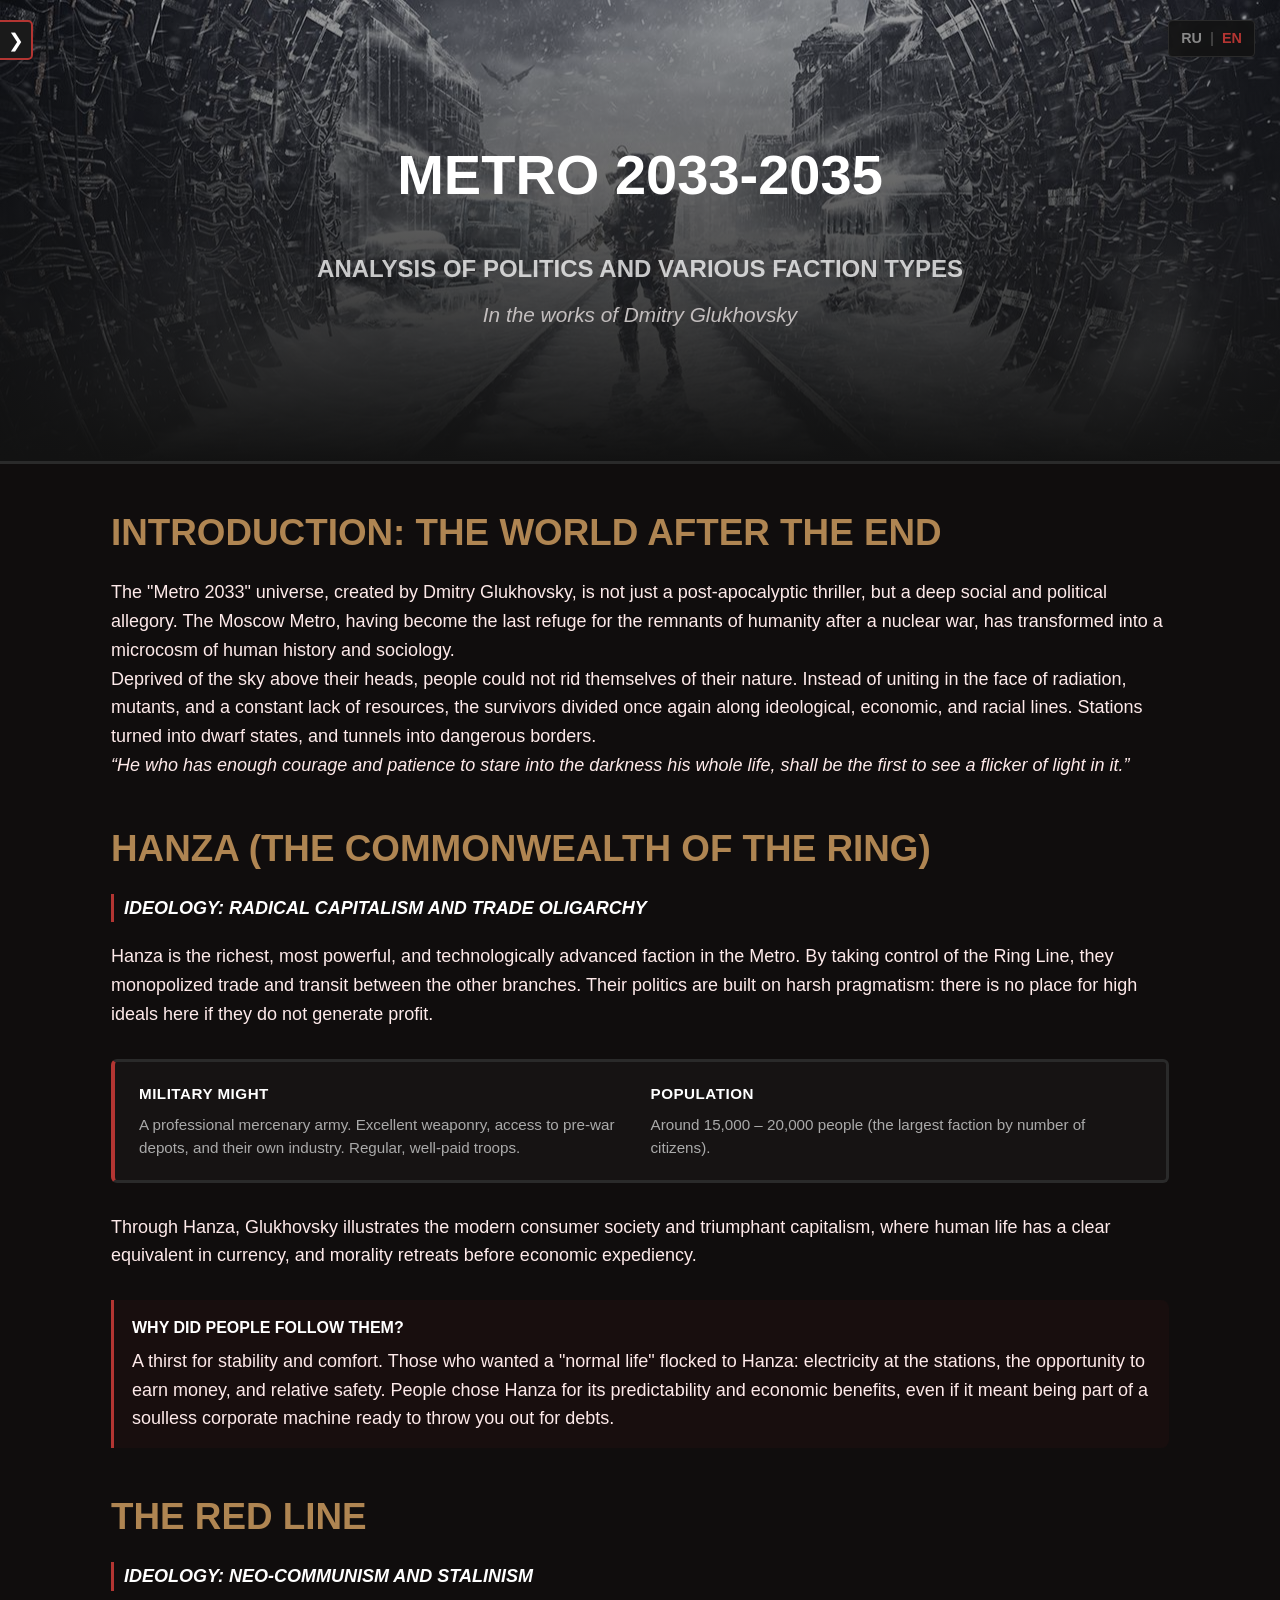
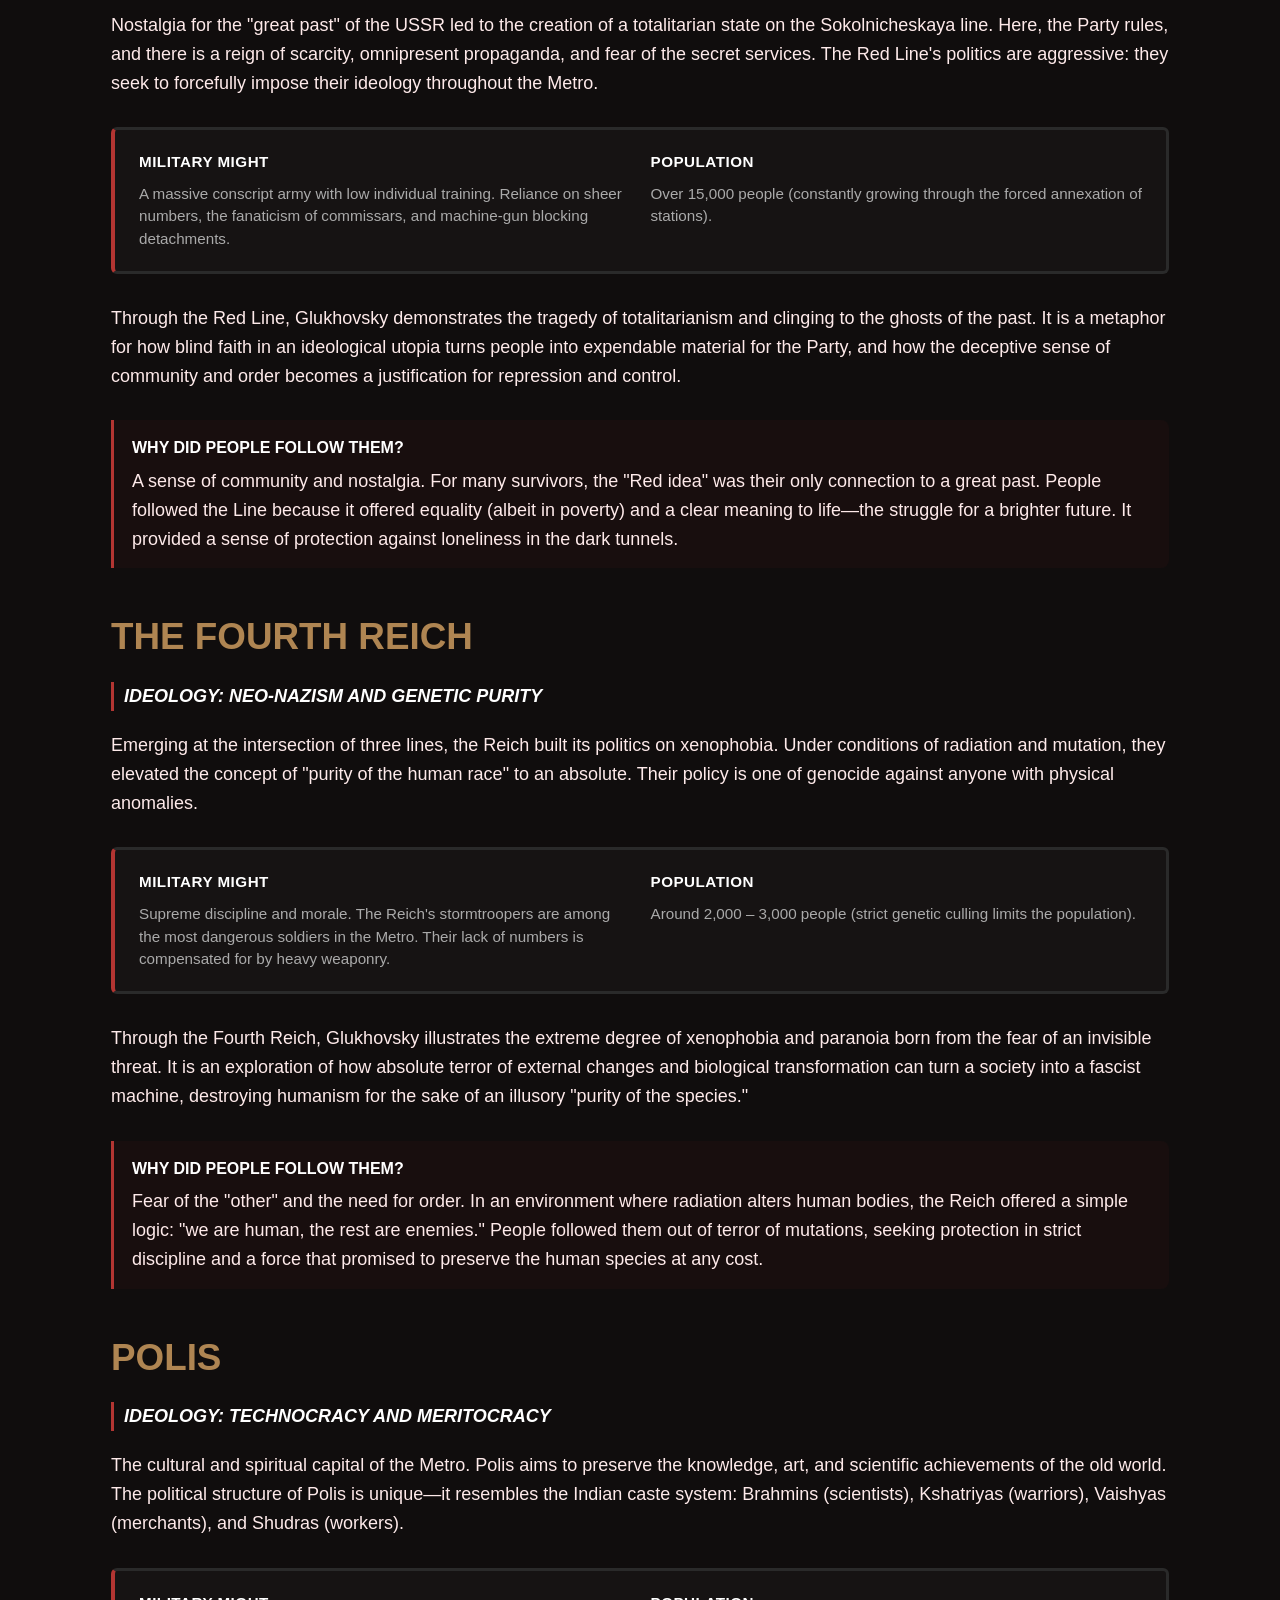
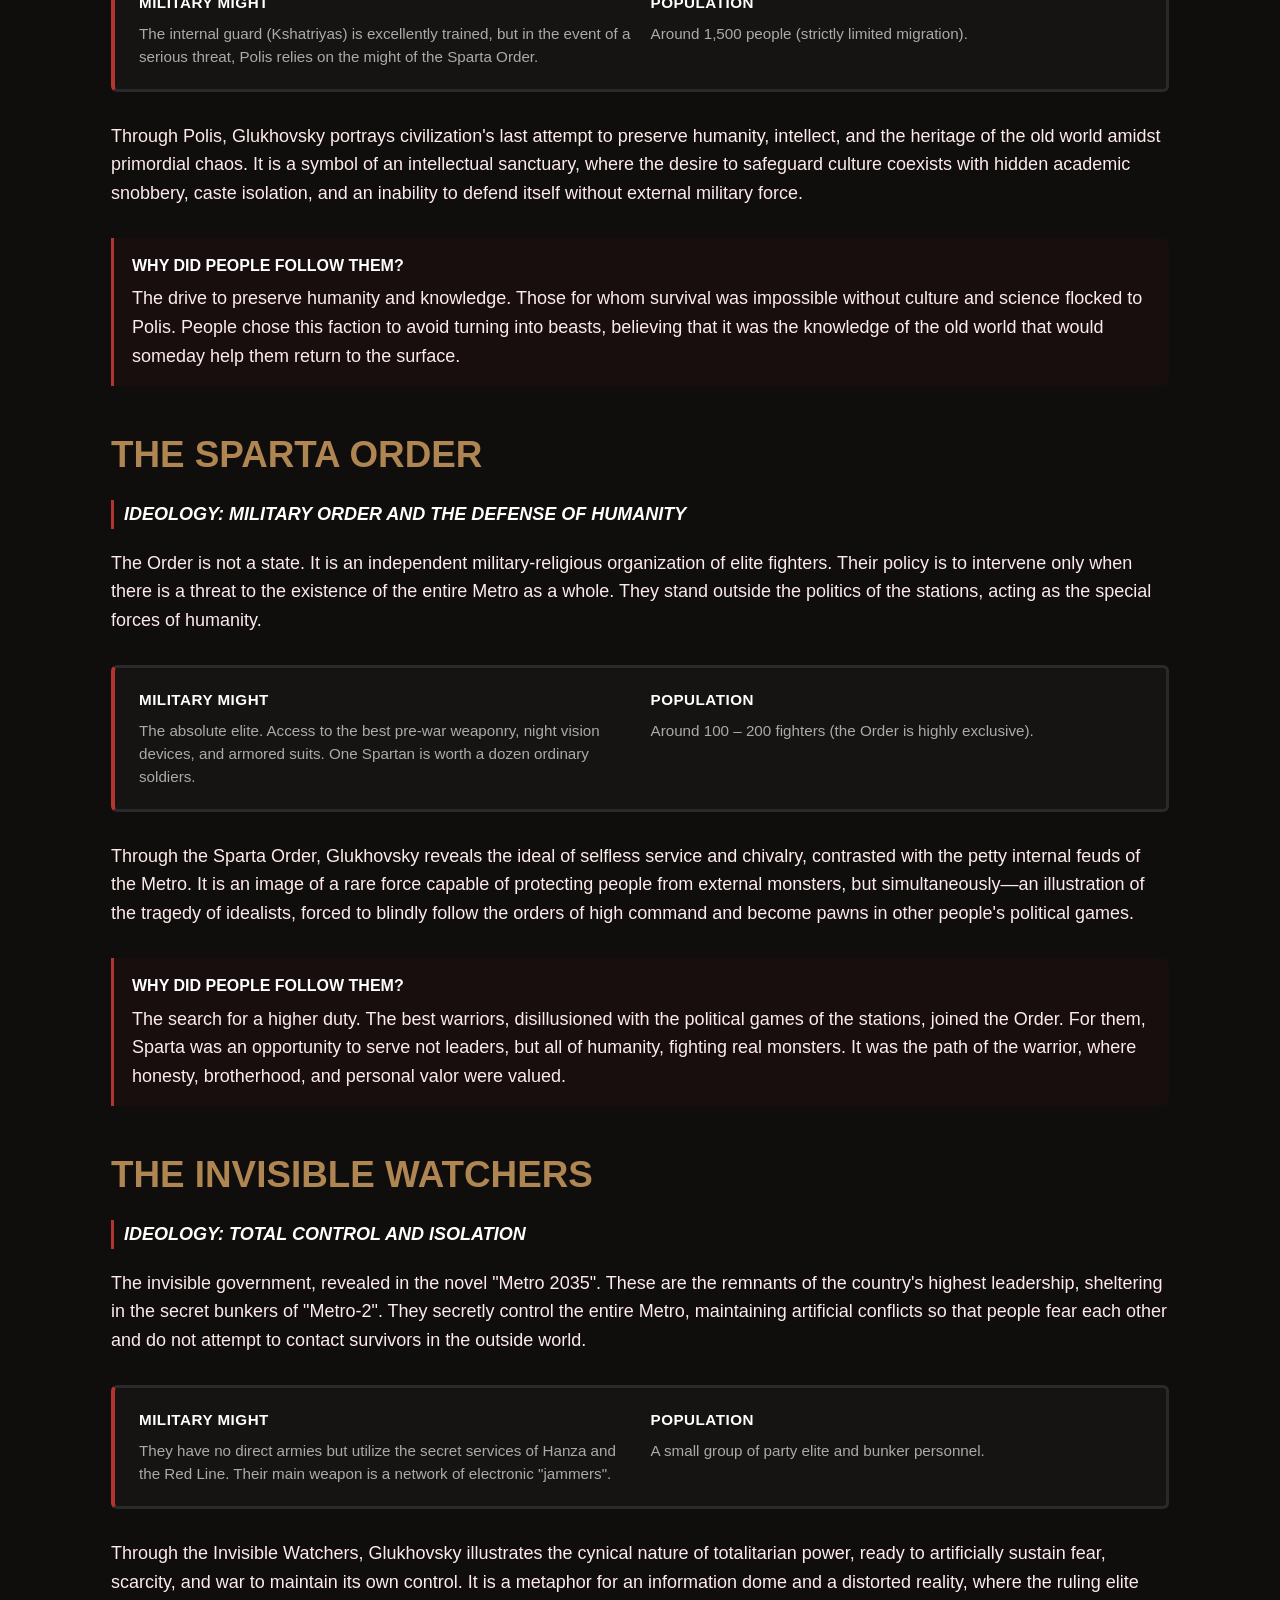
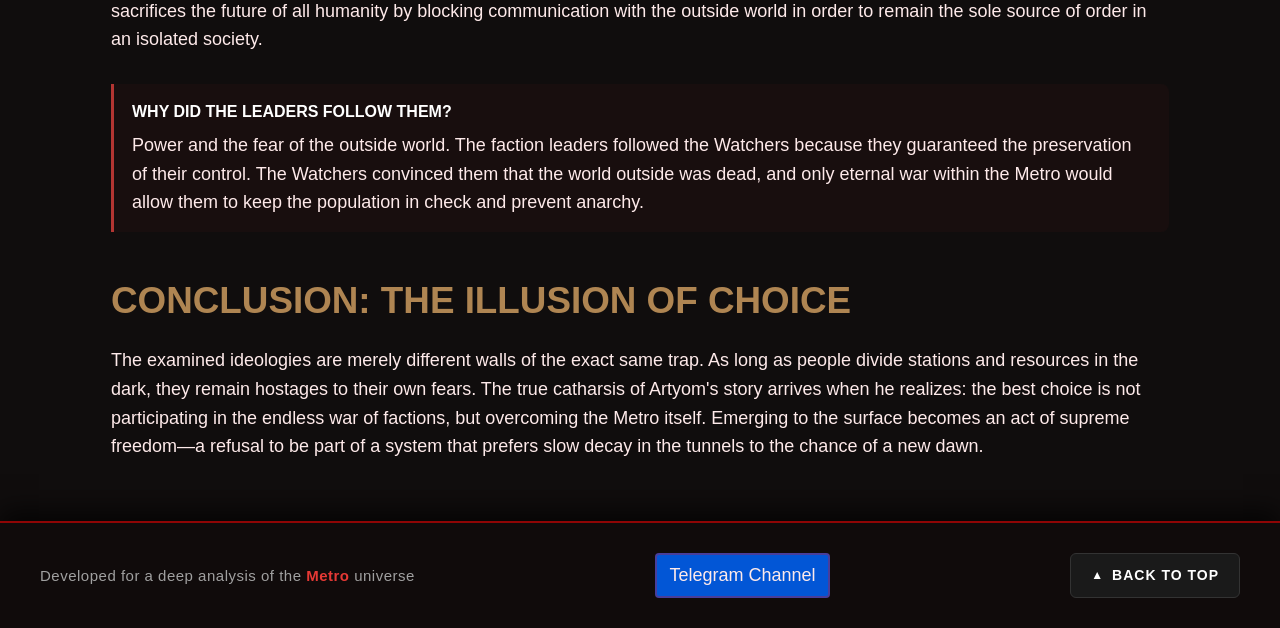
<file: index.html>
<!DOCTYPE html>
<html lang="en">
<head>
    <meta charset="UTF-8">
    <meta name="viewport" content="width=device-width, initial-scale=1.0">
    <meta name="description" content="In-depth analysis of politics, factions, and ideologies in the Metro 2033-2035 universe by Dmitry Glukhovsky: Hanza, Red Line, Fourth Reich, Polis, and Sparta.">
    <meta name="robots" content="index, follow">
    <meta property="og:title" content="Politics and Factions Analysis in Metro 2033-2035 | Dmitry Glukhovsky">
    <meta property="og:description" content="Detailed breakdown of factions, military strength, and ideologies in the post-apocalyptic Moscow Metro.">
    <meta property="og:type" content="website">
    <meta property="og:url" content="https://metro.daniilproduction.com/">
    <meta property="og:image" content="https://metro.daniilproduction.com/icon.png?v=2">
    <meta property="og:image:width" content="1024">
    <meta property="og:image:height" content="1024">

    <meta name="twitter:card" content="summary">
    <meta name="twitter:title" content="Politics and Factions Analysis in Metro 2033-2035 | Dmitry Glukhovsky">
    <meta name="twitter:description" content="Detailed breakdown of factions, military strength, and ideologies in the post-apocalyptic Moscow Metro.">
    <meta name="twitter:image" content="https://metro.daniilproduction.com/icon.png?v=2">

    <title>Politics and Factions Analysis in Metro 2033-2035 | Dmitry Glukhovsky</title>
    <link rel="icon" href="https://metro.daniilproduction.com/icon.png?v=2" type="image/png" sizes="1024x1024">
    <link rel="stylesheet" href="style.css">

    <link rel="canonical" href="https://metro.daniilproduction.com/">
    <link rel="alternate" hreflang="ru" href="https://metro.daniilproduction.com/ru/">
    <link rel="alternate" hreflang="en" href="https://metro.daniilproduction.com/">
    <link rel="alternate" hreflang="x-default" href="https://metro.daniilproduction.com/">

    <script type="application/ld+json">
    {
        "@context": "https://schema.org",
        "@type": "Article",
        "headline": "Politics and Factions Analysis in Metro 2033-2035",
        "image": "https://metro.daniilproduction.com/icon.png?v=2",
        "inLanguage": "en",
        "mainEntityOfPage": "https://metro.daniilproduction.com/",
        "author": {
            "@type": "Person",
            "name": "Daniil"
        },
        "publisher": {
            "@type": "Organization",
            "name": "Daniil Production"
        }
    }
    </script>

</head>
<body>
    <div class="top-lang-switch">
        <a href="/ru/" class="lang-btn">RU</a>
        <span class="lang-divider">|</span>
        <a class="lang-btn active">EN</a>
    </div>
    <header>
        <h1>METRO 2033-2035</h1>
        <p class="subtitle">ANALYSIS OF POLITICS AND VARIOUS FACTION TYPES</p>
        <p class="author">In the works of Dmitry Glukhovsky</p>
    </header>
    <main>
        <aside class="sidebar" id="sidebar">
            <button class="toggle-btn" onclick="toggleMenu()">❯</button>
            <h2>STATION MAP</h2>
            <nav>
                <ul>
                    <li><a href="#intro">Introduction</a></li>
                    <li><a href="#hanza">Hanza (Capitalism)</a></li>
                    <li><a href="#redline">Red Line (Communism)</a></li>
                    <li><a href="#reich">Fourth Reich (Fascism)</a></li>
                    <li><a href="#polis">Polis (Meritocracy)</a></li>
                    <li><a href="#sparta">Sparta Order</a></li>
                    <li><a href="#watchers">Invisible Watchers</a></li>
                    <li><a href="#conclusion">Conclusion</a></li>
                </ul>
            </nav>
        </aside>

        <!--intro-->
        <section class="faction-card" id="intro">
            <h2>INTRODUCTION: THE WORLD AFTER THE END</h2>
            <p>The "Metro 2033" universe, created by Dmitry Glukhovsky, is not just a post-apocalyptic thriller, but a deep social and political allegory. The Moscow Metro, having become the last refuge for the remnants of humanity after a nuclear war, has transformed into a microcosm of human history and sociology.</p>
            <p>Deprived of the sky above their heads, people could not rid themselves of their nature. Instead of uniting in the face of radiation, mutants, and a constant lack of resources, the survivors divided once again along ideological, economic, and racial lines. Stations turned into dwarf states, and tunnels into dangerous borders.</p>
            <blockquote>
                <p><em>“He who has enough courage and patience to stare into the darkness his whole life, shall be the first to see a flicker of light in it.”</em></p>
            </blockquote>
        </section> 

        <!-- hanza -->
        <section class="faction-card" id="hanza">
            <h2>HANZA (THE COMMONWEALTH OF THE RING)</h2>
            <p class="ideology">IDEOLOGY: RADICAL CAPITALISM AND TRADE OLIGARCHY</p>

            <p>Hanza is the richest, most powerful, and technologically advanced faction in the Metro. By taking control of the Ring Line, they monopolized trade and transit between the other branches. Their politics are built on harsh pragmatism: there is no place for high ideals here if they do not generate profit.</p>
            <div class="stats-box">
                <div class="stat-card">
                    <h3>MILITARY MIGHT</h3>
                    <p>A professional mercenary army. Excellent weaponry, access to pre-war depots, and their own industry. Regular, well-paid troops.</p>
                </div>
                <div class="stat-card">
                    <h3>POPULATION</h3>
                    <p>Around 15,000 – 20,000 people (the largest faction by number of citizens).</p>
                </div>
            </div>

            <p>Through Hanza, Glukhovsky illustrates the modern consumer society and triumphant capitalism, where human life has a clear equivalent in currency, and morality retreats before economic expediency.</p>
            <blockquote class="reason">
                <h3>WHY DID PEOPLE FOLLOW THEM?</h3>
                <p>A thirst for stability and comfort. Those who wanted a "normal life" flocked to Hanza: electricity at the stations, the opportunity to earn money, and relative safety. People chose Hanza for its predictability and economic benefits, even if it meant being part of a soulless corporate machine ready to throw you out for debts.</p>
            </blockquote>
        </section>

        <!--redline -->
        <section class="faction-card" id="redline">
            <h2>THE RED LINE</h2>
            <p class="ideology">IDEOLOGY: NEO-COMMUNISM AND STALINISM</p>

            <p>Nostalgia for the "great past" of the USSR led to the creation of a totalitarian state on the Sokolnicheskaya line. Here, the Party rules, and there is a reign of scarcity, omnipresent propaganda, and fear of the secret services. The Red Line's politics are aggressive: they seek to forcefully impose their ideology throughout the Metro.</p>
            <div class="stats-box">
                <div class="stat-card">
                    <h3>MILITARY MIGHT</h3>
                    <p>A massive conscript army with low individual training. Reliance on sheer numbers, the fanaticism of commissars, and machine-gun blocking detachments.</p>
                </div>
                <div class="stat-card">
                    <h3>POPULATION</h3>
                    <p>Over 15,000 people (constantly growing through the forced annexation of stations).</p>
                </div>
            </div>

            <p>Through the Red Line, Glukhovsky demonstrates the tragedy of totalitarianism and clinging to the ghosts of the past. It is a metaphor for how blind faith in an ideological utopia turns people into expendable material for the Party, and how the deceptive sense of community and order becomes a justification for repression and control.</p>
            <blockquote class="reason">
                <h3>WHY DID PEOPLE FOLLOW THEM?</h3>
                <p>A sense of community and nostalgia. For many survivors, the "Red idea" was their only connection to a great past. People followed the Line because it offered equality (albeit in poverty) and a clear meaning to life—the struggle for a brighter future. It provided a sense of protection against loneliness in the dark tunnels.</p>
            </blockquote>
        </section>

        <!--reich -->
        <section class="faction-card" id="reich">
            <h2>THE FOURTH REICH</h2>
            <p class="ideology">IDEOLOGY: NEO-NAZISM AND GENETIC PURITY</p>

            <p>Emerging at the intersection of three lines, the Reich built its politics on xenophobia. Under conditions of radiation and mutation, they elevated the concept of "purity of the human race" to an absolute. Their policy is one of genocide against anyone with physical anomalies.</p>
            <div class="stats-box">
                <div class="stat-card">
                    <h3>MILITARY MIGHT</h3>
                    <p>Supreme discipline and morale. The Reich's stormtroopers are among the most dangerous soldiers in the Metro. Their lack of numbers is compensated for by heavy weaponry.</p>
                </div>
                <div class="stat-card">
                    <h3>POPULATION</h3>
                    <p>Around 2,000 – 3,000 people (strict genetic culling limits the population).</p>
                </div>
            </div>

            <p>Through the Fourth Reich, Glukhovsky illustrates the extreme degree of xenophobia and paranoia born from the fear of an invisible threat. It is an exploration of how absolute terror of external changes and biological transformation can turn a society into a fascist machine, destroying humanism for the sake of an illusory "purity of the species."</p>
            <blockquote class="reason">
                <h3>WHY DID PEOPLE FOLLOW THEM?</h3>
                <p>Fear of the "other" and the need for order. In an environment where radiation alters human bodies, the Reich offered a simple logic: "we are human, the rest are enemies." People followed them out of terror of mutations, seeking protection in strict discipline and a force that promised to preserve the human species at any cost.</p>
            </blockquote>
        </section>

        <!--polis -->
        <section class="faction-card" id="polis">
            <h2>POLIS</h2>
            <p class="ideology">IDEOLOGY: TECHNOCRACY AND MERITOCRACY</p>

            <p>The cultural and spiritual capital of the Metro. Polis aims to preserve the knowledge, art, and scientific achievements of the old world. The political structure of Polis is unique—it resembles the Indian caste system: Brahmins (scientists), Kshatriyas (warriors), Vaishyas (merchants), and Shudras (workers).</p>
            <div class="stats-box">
                <div class="stat-card">
                    <h3>MILITARY MIGHT</h3>
                    <p>The internal guard (Kshatriyas) is excellently trained, but in the event of a serious threat, Polis relies on the might of the Sparta Order.</p>
                </div>
                <div class="stat-card">
                    <h3>POPULATION</h3>
                    <p>Around 1,500 people (strictly limited migration).</p>
                </div>
            </div>

            <p>Through Polis, Glukhovsky portrays civilization's last attempt to preserve humanity, intellect, and the heritage of the old world amidst primordial chaos. It is a symbol of an intellectual sanctuary, where the desire to safeguard culture coexists with hidden academic snobbery, caste isolation, and an inability to defend itself without external military force.</p>
            <blockquote class="reason">
                <h3>WHY DID PEOPLE FOLLOW THEM?</h3>
                <p>The drive to preserve humanity and knowledge. Those for whom survival was impossible without culture and science flocked to Polis. People chose this faction to avoid turning into beasts, believing that it was the knowledge of the old world that would someday help them return to the surface.</p>
            </blockquote>
        </section>

        <!--sparta -->
        <section class="faction-card" id="sparta">
            <h2>THE SPARTA ORDER</h2>
            <p class="ideology">IDEOLOGY: MILITARY ORDER AND THE DEFENSE OF HUMANITY</p>

            <p>The Order is not a state. It is an independent military-religious organization of elite fighters. Their policy is to intervene only when there is a threat to the existence of the entire Metro as a whole. They stand outside the politics of the stations, acting as the special forces of humanity.</p>
            <div class="stats-box">
                <div class="stat-card">
                    <h3>MILITARY MIGHT</h3>
                    <p>The absolute elite. Access to the best pre-war weaponry, night vision devices, and armored suits. One Spartan is worth a dozen ordinary soldiers.</p>
                </div>
                <div class="stat-card">
                    <h3>POPULATION</h3>
                    <p>Around 100 – 200 fighters (the Order is highly exclusive).</p>
                </div>
            </div>

            <p>Through the Sparta Order, Glukhovsky reveals the ideal of selfless service and chivalry, contrasted with the petty internal feuds of the Metro. It is an image of a rare force capable of protecting people from external monsters, but simultaneously—an illustration of the tragedy of idealists, forced to blindly follow the orders of high command and become pawns in other people's political games.</p>
            <blockquote class="reason">
                <h3>WHY DID PEOPLE FOLLOW THEM?</h3>
                <p>The search for a higher duty. The best warriors, disillusioned with the political games of the stations, joined the Order. For them, Sparta was an opportunity to serve not leaders, but all of humanity, fighting real monsters. It was the path of the warrior, where honesty, brotherhood, and personal valor were valued.</p>
            </blockquote>
        </section>

        <!--watchers -->
        <section class="faction-card" id="watchers">
            <h2>THE INVISIBLE WATCHERS</h2>
            <p class="ideology">IDEOLOGY: TOTAL CONTROL AND ISOLATION</p>

            <p>The invisible government, revealed in the novel "Metro 2035". These are the remnants of the country's highest leadership, sheltering in the secret bunkers of "Metro-2". They secretly control the entire Metro, maintaining artificial conflicts so that people fear each other and do not attempt to contact survivors in the outside world.</p>
            <div class="stats-box">
                <div class="stat-card">
                    <h3>MILITARY MIGHT</h3>
                    <p>They have no direct armies but utilize the secret services of Hanza and the Red Line. Their main weapon is a network of electronic "jammers".</p>
                </div>
                <div class="stat-card">
                    <h3>POPULATION</h3>
                    <p>A small group of party elite and bunker personnel.</p>
                </div>
            </div>

            <p>Through the Invisible Watchers, Glukhovsky illustrates the cynical nature of totalitarian power, ready to artificially sustain fear, scarcity, and war to maintain its own control. It is a metaphor for an information dome and a distorted reality, where the ruling elite sacrifices the future of all humanity by blocking communication with the outside world in order to remain the sole source of order in an isolated society.</p>
            <blockquote class="reason">
                <h3>WHY DID THE LEADERS FOLLOW THEM?</h3>
                <p>Power and the fear of the outside world. The faction leaders followed the Watchers because they guaranteed the preservation of their control. The Watchers convinced them that the world outside was dead, and only eternal war within the Metro would allow them to keep the population in check and prevent anarchy.</p>
            </blockquote>
        </section>

        <!--conclusion-->
        <section class="faction-card" id="conclusion">
            <h2>CONCLUSION: THE ILLUSION OF CHOICE</h2>
            <p>The examined ideologies are merely different walls of the exact same trap. As long as people divide stations and resources in the dark, they remain hostages to their own fears. The true catharsis of Artyom's story arrives when he realizes: the best choice is not participating in the endless war of factions, but overcoming the Metro itself. Emerging to the surface becomes an act of supreme freedom—a refusal to be part of a system that prefers slow decay in the tunnels to the chance of a new dawn.</p>
        </section>
    </main>
    <footer class="site-footer">
        <div class="footer-container">
            <p class="footer-credits">
                Developed for a deep analysis of the <span>Metro</span> universe
            </p>
            <a href="https://t.me/DaniilProduction" class="gid-prof" target="_blank" rel="noopener noreferrer">Telegram Channel</a>
            <a href="#intro" class="back-to-top">
                <span class="arrow">▲</span> Back to top
            </a>
        </div>
    </footer>
    <script>
        function toggleMenu() {
            document.getElementById('sidebar').classList.toggle('active');
        }
    </script>
</body>
</html>
</file>
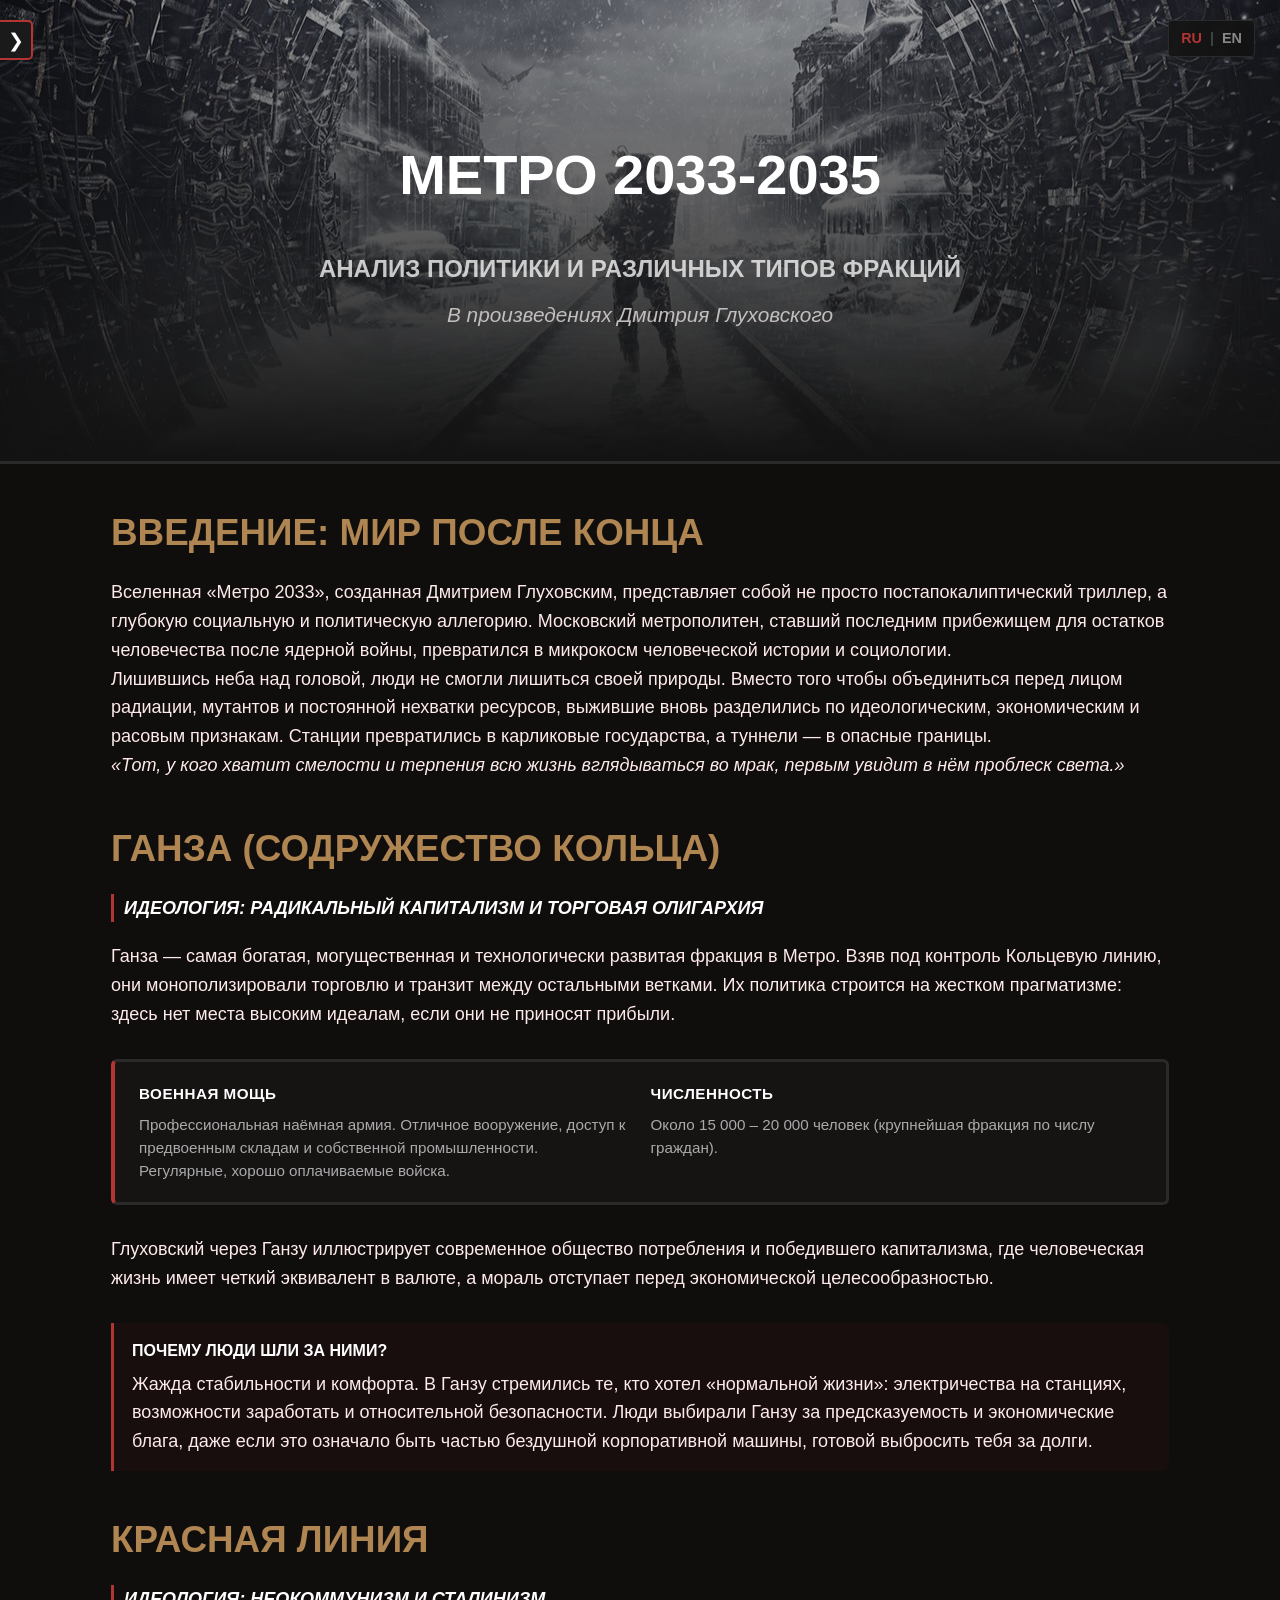
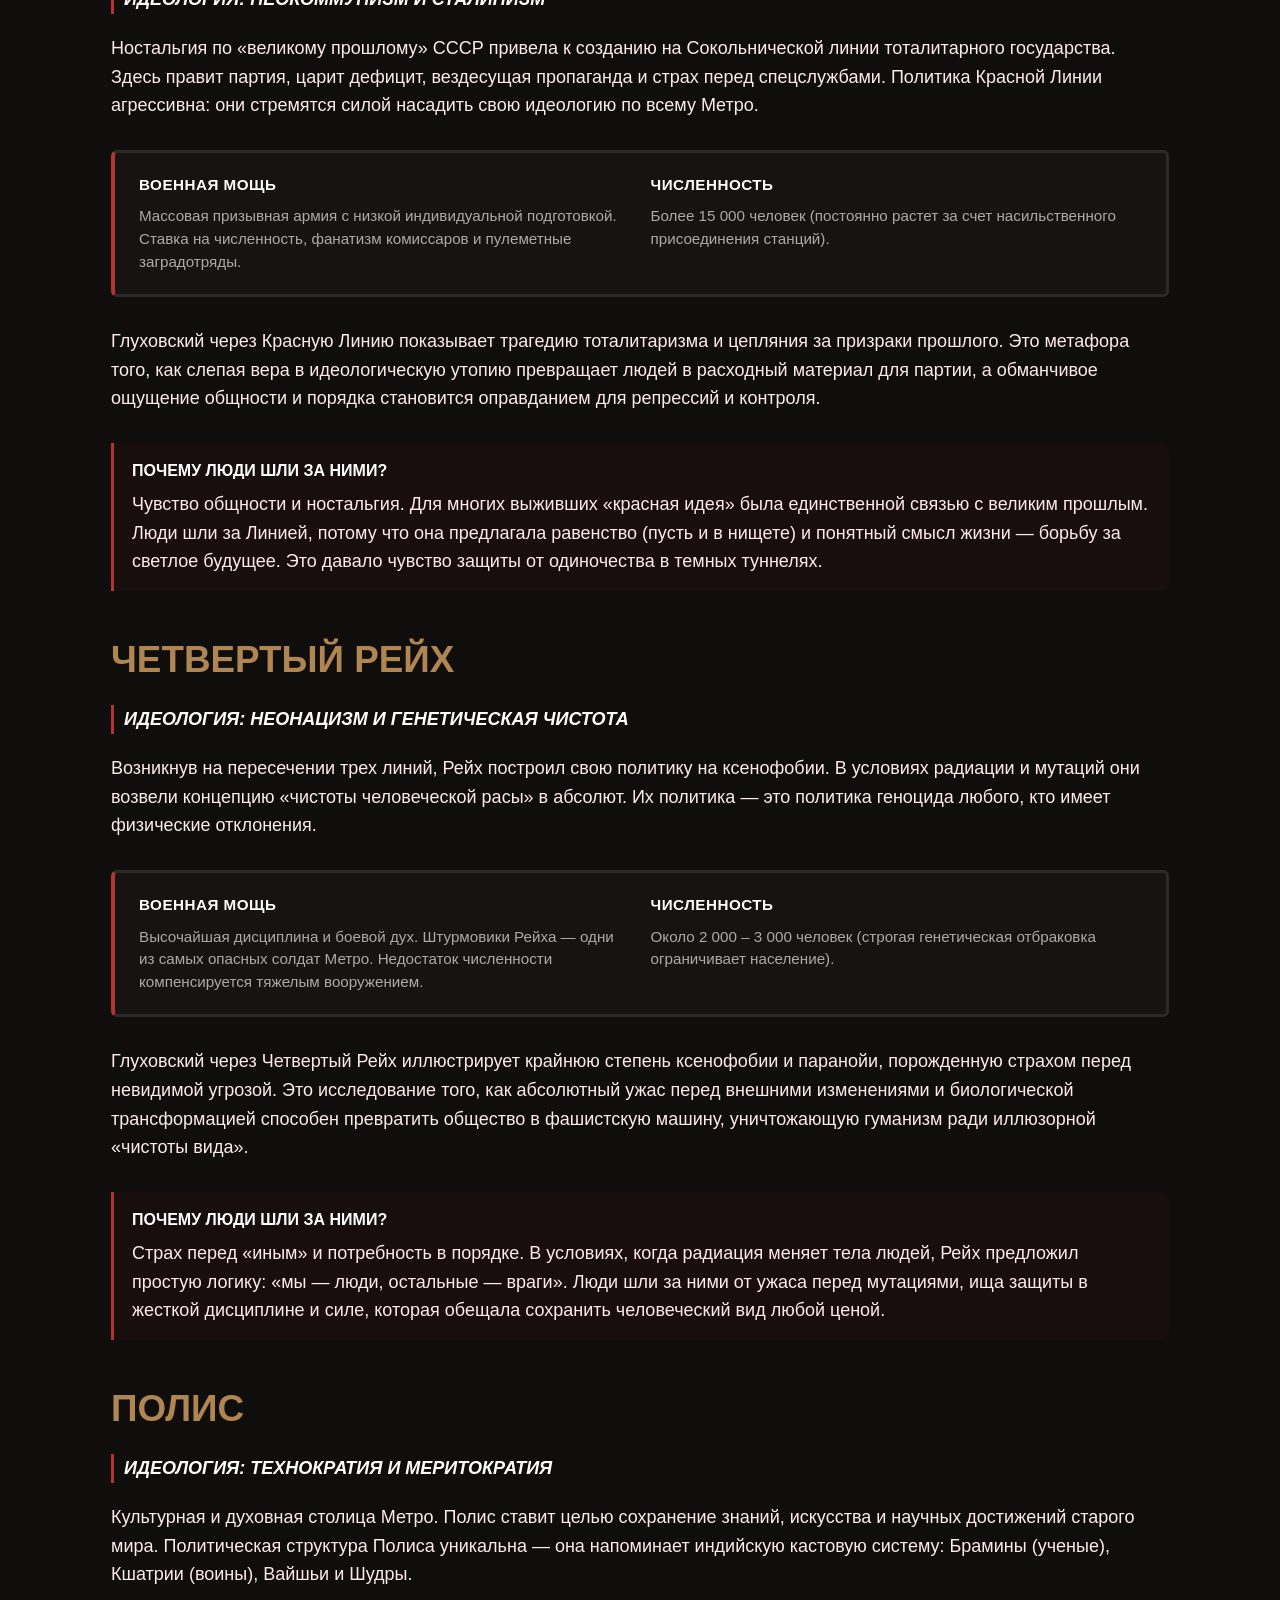
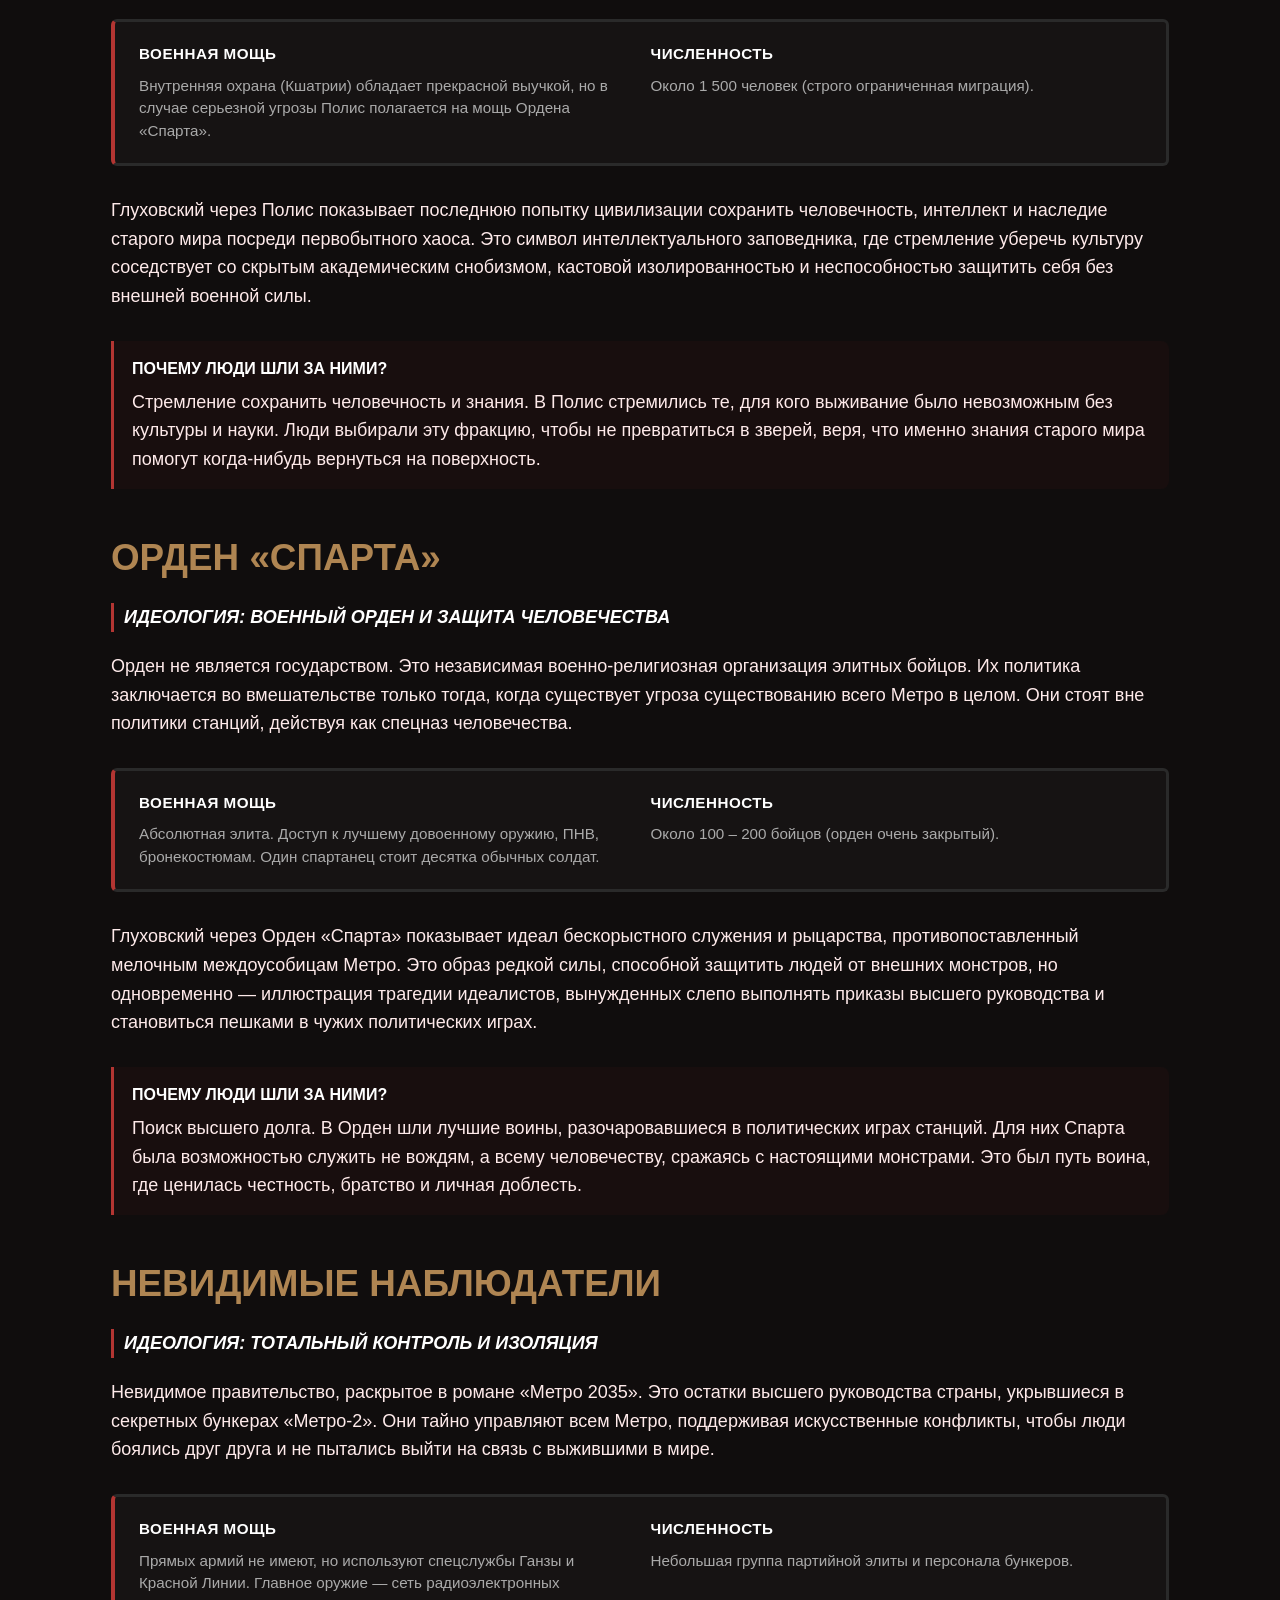
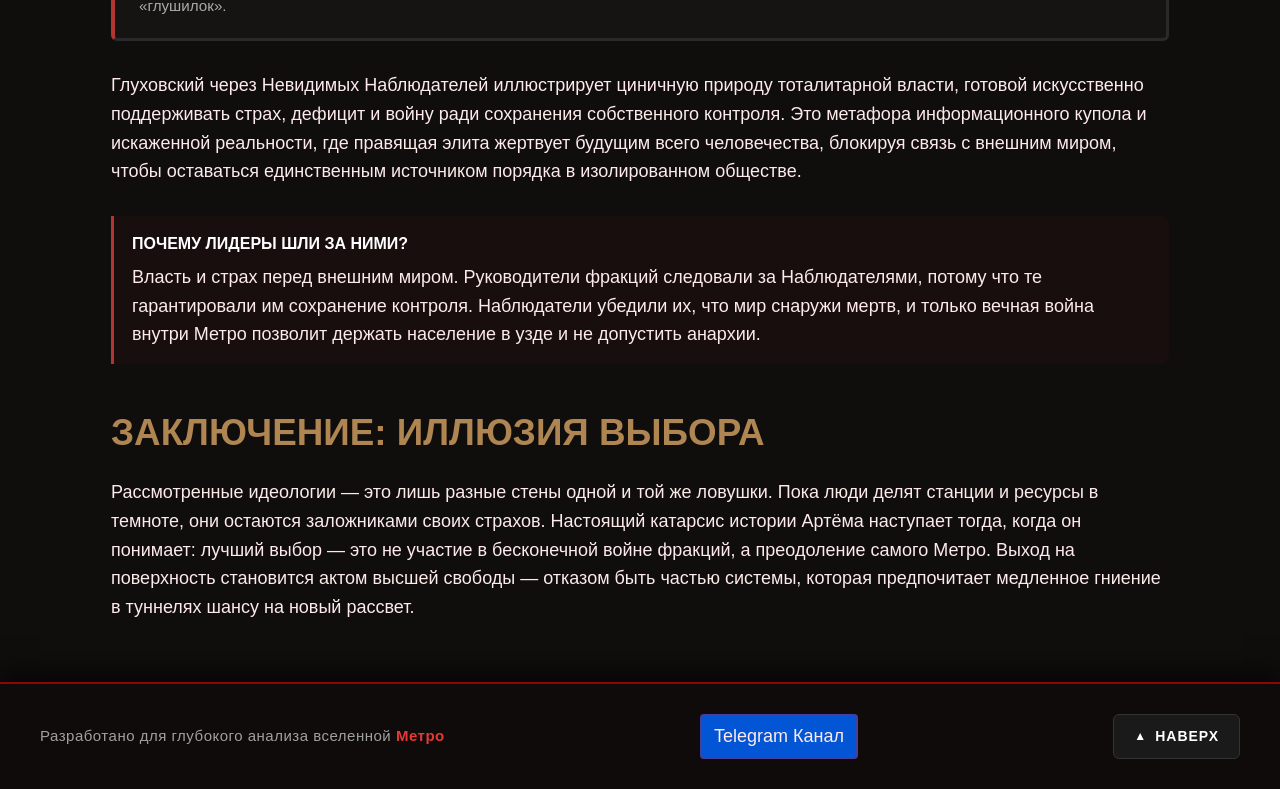
<file: ru/index.html>
<!DOCTYPE html>
<html lang="ru">
<head>
    <meta charset="UTF-8">
    <meta name="viewport" content="width=device-width, initial-scale=1.0">
    <meta name="description" content="Подробный анализ политики, идеологий и фракций вселенной «Метро 2033–2035» Дмитрия Глуховского: Ганза, Красная Линия, Четвертый Рейх, Полис и Орден Спарта.">
    <meta name="robots" content="index, follow">
    

    <meta property="og:title" content="Анализ политики и фракций в Метро 2033-2035 | Дмитрий Глуховский">
    <meta property="og:description" content="Подробный разбор фракций, военной мощи и идеологий в постапокалиптическом Московском Метро.">
    <meta property="og:type" content="website">
    <meta property="og:url" content="https://metro.daniilproduction.com/ru/">
    <meta property="og:image" content="https://metro.daniilproduction.com/icon.png?v=2">
    <meta property="og:image:width" content="1024">
    <meta property="og:image:height" content="1024">

    <meta name="twitter:card" content="summary">
    <meta name="twitter:title" content="Анализ политики и фракций в Метро 2033-2035 | Дмитрий Глуховский">
    <meta name="twitter:description" content="Подробный разбор фракций, военной мощи и идеологий в постапокалиптическом Московском Метро.">
    <meta name="twitter:image" content="https://metro.daniilproduction.com/icon.png?v=2">


    <title>Анализ политики и фракций в Метро 2033-2035 | Дмитрий Глуховский</title>
    <link rel="icon" href="https://metro.daniilproduction.com/icon.png?v=2" type="image/png" sizes="1024x1024">
    <link rel="stylesheet" href="/style.css">

    <link rel="canonical" href="https://metro.daniilproduction.com/ru/">
    <link rel="alternate" hreflang="ru" href="https://metro.daniilproduction.com/ru/">
    <link rel="alternate" hreflang="en" href="https://metro.daniilproduction.com/">
    <link rel="alternate" hreflang="x-default" href="https://metro.daniilproduction.com/">

    <script type="application/ld+json">
    {
        "@context": "https://schema.org",
        "@type": "Article",
        "headline": "Анализ политики и фракций в Метро 2033-2035",
        "image": "https://metro.daniilproduction.com/icon.png?v=2",
        "inLanguage": "ru",
        "mainEntityOfPage": "https://metro.daniilproduction.com/ru/",
        "author": {
            "@type": "Person",
            "name": "Daniil"
        },
        "publisher": {
            "@type": "Organization",
            "name": "Daniil Production"
        }
    }
    </script>
</head>
<body>
    <div class="top-lang-switch">
        <a class="lang-btn active">RU</a>
        <span class="lang-divider">|</span>
        <a href="/" class="lang-btn">EN</a>
    </div>
    <header>
        <h1>МЕТРО 2033-2035</h1>
        <p class="subtitle">АНАЛИЗ ПОЛИТИКИ И РАЗЛИЧНЫХ ТИПОВ ФРАКЦИЙ</p>
        <p class="author">В произведениях Дмитрия Глуховского</p>

    </header>
    <main>
        <aside class="sidebar" id="sidebar">
            <button class="toggle-btn" onclick="toggleMenu()">❯</button>
            <h2>КАРТА СТАНЦИЙ</h2>
            <nav>
                <ul>
                    <li><a href="#intro">Введение</a></li>
                    <li><a href="#hanza">Ганза (Капитализм)</a></li>
                    <li><a href="#redline">Красная Линия (Коммунизм)</a></li>
                    <li><a href="#reich">Четвертый Рейх (Фашизм)</a></li>
                    <li><a href="#polis">Полис (Меритократия)</a></li>
                    <li><a href="#sparta">Орден «Спарта»</a></li>
                    <li><a href="#watchers">Невидимые Наблюдатели</a></li>
                    <li><a href="#conclusion">Заключение</a></li>
                </ul>
            </nav>
        </aside>

        <!--intro-->
        <section class="faction-card" id="intro">
            <h2>ВВЕДЕНИЕ: МИР ПОСЛЕ КОНЦА</h2>
            <p>Вселенная «Метро 2033», созданная Дмитрием Глуховским, представляет собой не просто постапокалиптический триллер, а глубокую социальную и политическую аллегорию. Московский метрополитен, ставший последним прибежищем для остатков человечества после ядерной войны, превратился в микрокосм человеческой истории и социологии.</p>
            <p>Лишившись неба над головой, люди не смогли лишиться своей природы. Вместо того чтобы объединиться перед лицом радиации, мутантов и постоянной нехватки ресурсов, выжившие вновь разделились по идеологическим, экономическим и расовым признакам. Станции превратились в карликовые государства, а туннели — в опасные границы.</p>
            <blockquote>
                <p><em>«Тот, у кого хватит смелости и терпения всю жизнь вглядываться во мрак, первым увидит в нём проблеск света.»</em></p>
            </blockquote>
        </section> 

        <!-- hanza -->
        <section class="faction-card" id="hanza">
            <h2>ГАНЗА (СОДРУЖЕСТВО КОЛЬЦА)</h2>
            <p class="ideology">ИДЕОЛОГИЯ: РАДИКАЛЬНЫЙ КАПИТАЛИЗМ И ТОРГОВАЯ ОЛИГАРХИЯ</p>

            <p>Ганза — самая богатая, могущественная и технологически развитая фракция в Метро. Взяв под контроль Кольцевую линию, они монополизировали торговлю и транзит между остальными ветками. Их политика строится на жестком прагматизме: здесь нет места высоким идеалам, если они не приносят прибыли.</p>
            <div class="stats-box">
                <div class="stat-card">
                    <h3>ВОЕННАЯ МОЩЬ</h3>
                    <p>Профессиональная наёмная армия. Отличное вооружение, доступ к предвоенным складам и собственной промышленности. Регулярные, хорошо оплачиваемые войска.</p>
                </div>
                <div class="stat-card">
                    <h3>ЧИСЛЕННОСТЬ</h3>
                    <p>Около 15 000 – 20 000 человек (крупнейшая фракция по числу граждан).</p>
                </div>
            </div>

            <p>Глуховский через Ганзу иллюстрирует современное общество потребления и победившего капитализма, где человеческая жизнь имеет четкий эквивалент в валюте, а мораль отступает перед экономической целесообразностью.</p>
            <blockquote class="reason">
                <h3>ПОЧЕМУ ЛЮДИ ШЛИ ЗА НИМИ?</h3>
                <p>Жажда стабильности и комфорта. В Ганзу стремились те, кто хотел «нормальной жизни»: электричества на станциях, возможности заработать и относительной безопасности. Люди выбирали Ганзу за предсказуемость и экономические блага, даже если это означало быть частью бездушной корпоративной машины, готовой выбросить тебя за долги.</p>
            </blockquote>
        </section>

        <!--redline -->
        <section class="faction-card" id="redline">
            <h2>КРАСНАЯ ЛИНИЯ</h2>
            <p class="ideology">ИДЕОЛОГИЯ: НЕОКОММУНИЗМ И СТАЛИНИЗМ</p>

            <p>Ностальгия по «великому прошлому» СССР привела к созданию на Сокольнической линии тоталитарного государства. Здесь правит партия, царит дефицит, вездесущая пропаганда и страх перед спецслужбами. Политика Красной Линии агрессивна: они стремятся силой насадить свою идеологию по всему Метро.</p>
            <div class="stats-box">
                <div class="stat-card">
                    <h3>ВОЕННАЯ МОЩЬ</h3>
                    <p>Массовая призывная армия с низкой индивидуальной подготовкой. Ставка на численность, фанатизм комиссаров и пулеметные заградотряды.</p>
                </div>
                <div class="stat-card">
                    <h3>ЧИСЛЕННОСТЬ</h3>
                    <p>Более 15 000 человек (постоянно растет за счет насильственного присоединения станций).</p>
                </div>
            </div>

            <p>Глуховский через Красную Линию показывает трагедию тоталитаризма и цепляния за призраки прошлого. Это метафора того, как слепая вера в идеологическую утопию превращает людей в расходный материал для партии, а обманчивое ощущение общности и порядка становится оправданием для репрессий и контроля.</p>
            <blockquote class="reason">
                <h3>ПОЧЕМУ ЛЮДИ ШЛИ ЗА НИМИ?</h3>
                <p>Чувство общности и ностальгия. Для многих выживших «красная идея» была единственной связью с великим прошлым. Люди шли за Линией, потому что она предлагала равенство (пусть и в нищете) и понятный смысл жизни — борьбу за светлое будущее. Это давало чувство защиты от одиночества в темных туннелях.</p>
            </blockquote>
        </section>

        <!--reich -->
        <section class="faction-card" id="reich">
            <h2>ЧЕТВЕРТЫЙ РЕЙХ</h2>
            <p class="ideology">ИДЕОЛОГИЯ: НЕОНАЦИЗМ И ГЕНЕТИЧЕСКАЯ ЧИСТОТА</p>

            <p>Возникнув на пересечении трех линий, Рейх построил свою политику на ксенофобии. В условиях радиации и мутаций они возвели концепцию «чистоты человеческой расы» в абсолют. Их политика — это политика геноцида любого, кто имеет физические отклонения.</p>
            <div class="stats-box">
                <div class="stat-card">
                    <h3>ВОЕННАЯ МОЩЬ</h3>
                    <p>Высочайшая дисциплина и боевой дух. Штурмовики Рейха — одни из самых опасных солдат Метро. Недостаток численности компенсируется тяжелым вооружением.</p>
                </div>
                <div class="stat-card">
                    <h3>ЧИСЛЕННОСТЬ</h3>
                    <p>Около 2 000 – 3 000 человек (строгая генетическая отбраковка ограничивает население).</p>
                </div>
            </div>

            <p>Глуховский через Четвертый Рейх иллюстрирует крайнюю степень ксенофобии и паранойи, порожденную страхом перед невидимой угрозой. Это исследование того, как абсолютный ужас перед внешними изменениями и биологической трансформацией способен превратить общество в фашистскую машину, уничтожающую гуманизм ради иллюзорной «чистоты вида».</p>
            <blockquote class="reason">
                <h3>ПОЧЕМУ ЛЮДИ ШЛИ ЗА НИМИ?</h3>
                <p>Страх перед «иным» и потребность в порядке. В условиях, когда радиация меняет тела людей, Рейх предложил простую логику: «мы — люди, остальные — враги». Люди шли за ними от ужаса перед мутациями, ища защиты в жесткой дисциплине и силе, которая обещала сохранить человеческий вид любой ценой.</p>
            </blockquote>
        </section>

        <!--polis -->
        <section class="faction-card" id="polis">
            <h2>ПОЛИС</h2>
            <p class="ideology">ИДЕОЛОГИЯ: ТЕХНОКРАТИЯ И МЕРИТОКРАТИЯ</p>

            <p>Культурная и духовная столица Метро. Полис ставит целью сохранение знаний, искусства и научных достижений старого мира. Политическая структура Полиса уникальна — она напоминает индийскую кастовую систему: Брамины (ученые), Кшатрии (воины), Вайшьи и Шудры.</p>
            <div class="stats-box">
                <div class="stat-card">
                    <h3>ВОЕННАЯ МОЩЬ</h3>
                    <p>Внутренняя охрана (Кшатрии) обладает прекрасной выучкой, но в случае серьезной угрозы Полис полагается на мощь Ордена «Спарта».</p>
                </div>
                <div class="stat-card">
                    <h3>ЧИСЛЕННОСТЬ</h3>
                    <p>Около 1 500 человек (строго ограниченная миграция).</p>
                </div>
            </div>

            <p>Глуховский через Полис показывает последнюю попытку цивилизации сохранить человечность, интеллект и наследие старого мира посреди первобытного хаоса. Это символ интеллектуального заповедника, где стремление уберечь культуру соседствует со скрытым академическим снобизмом, кастовой изолированностью и неспособностью защитить себя без внешней военной силы.</p>
            <blockquote class="reason">
                <h3>ПОЧЕМУ ЛЮДИ ШЛИ ЗА НИМИ?</h3>
                <p>Стремление сохранить человечность и знания. В Полис стремились те, для кого выживание было невозможным без культуры и науки. Люди выбирали эту фракцию, чтобы не превратиться в зверей, веря, что именно знания старого мира помогут когда-нибудь вернуться на поверхность.</p>
            </blockquote>
        </section>

        <!--sparta -->
        <section class="faction-card" id="sparta">
            <h2>ОРДЕН «СПАРТА»</h2>
            <p class="ideology">ИДЕОЛОГИЯ: ВОЕННЫЙ ОРДЕН И ЗАЩИТА ЧЕЛОВЕЧЕСТВА</p>

            <p>Орден не является государством. Это независимая военно-религиозная организация элитных бойцов. Их политика заключается во вмешательстве только тогда, когда существует угроза существованию всего Метро в целом. Они стоят вне политики станций, действуя как спецназ человечества.</p>
            <div class="stats-box">
                <div class="stat-card">
                    <h3>ВОЕННАЯ МОЩЬ</h3>
                    <p>Абсолютная элита. Доступ к лучшему довоенному оружию, ПНВ, бронекостюмам. Один спартанец стоит десятка обычных солдат.</p>
                </div>
                <div class="stat-card">
                    <h3>ЧИСЛЕННОСТЬ</h3>
                    <p>Около 100 – 200 бойцов (орден очень закрытый).</p>
                </div>
            </div>

            <p>Глуховский через Орден «Спарта» показывает идеал бескорыстного служения и рыцарства, противопоставленный мелочным междоусобицам Метро. Это образ редкой силы, способной защитить людей от внешних монстров, но одновременно — иллюстрация трагедии идеалистов, вынужденных слепо выполнять приказы высшего руководства и становиться пешками в чужих политических играх.</p>
            <blockquote class="reason">
                <h3>ПОЧЕМУ ЛЮДИ ШЛИ ЗА НИМИ?</h3>
                <p>Поиск высшего долга. В Орден шли лучшие воины, разочаровавшиеся в политических играх станций. Для них Спарта была возможностью служить не вождям, а всему человечеству, сражаясь с настоящими монстрами. Это был путь воина, где ценилась честность, братство и личная доблесть.</p>
            </blockquote>
        </section>

        <!--watchers -->
        <section class="faction-card" id="watchers">
            <h2>НЕВИДИМЫЕ НАБЛЮДАТЕЛИ</h2>
            <p class="ideology">ИДЕОЛОГИЯ: ТОТАЛЬНЫЙ КОНТРОЛЬ И ИЗОЛЯЦИЯ</p>

            <p>Невидимое правительство, раскрытое в романе «Метро 2035». Это остатки высшего руководства страны, укрывшиеся в секретных бункерах «Метро-2». Они тайно управляют всем Метро, поддерживая искусственные конфликты, чтобы люди боялись друг друга и не пытались выйти на связь с выжившими в мире.</p>
            <div class="stats-box">
                <div class="stat-card">
                    <h3>ВОЕННАЯ МОЩЬ</h3>
                    <p>Прямых армий не имеют, но используют спецслужбы Ганзы и Красной Линии. Главное оружие — сеть радиоэлектронных «глушилок».</p>
                </div>
                <div class="stat-card">
                    <h3>ЧИСЛЕННОСТЬ</h3>
                    <p>Небольшая группа партийной элиты и персонала бункеров.</p>
                </div>
            </div>

            <p>Глуховский через Невидимых Наблюдателей иллюстрирует циничную природу тоталитарной власти, готовой искусственно поддерживать страх, дефицит и войну ради сохранения собственного контроля. Это метафора информационного купола и искаженной реальности, где правящая элита жертвует будущим всего человечества, блокируя связь с внешним миром, чтобы оставаться единственным источником порядка в изолированном обществе.</p>
            <blockquote class="reason">
                <h3>ПОЧЕМУ ЛИДЕРЫ ШЛИ ЗА НИМИ?</h3>
                <p>Власть и страх перед внешним миром. Руководители фракций следовали за Наблюдателями, потому что те гарантировали им сохранение контроля. Наблюдатели убедили их, что мир снаружи мертв, и только вечная война внутри Метро позволит держать население в узде и не допустить анархии.</p>
            </blockquote>
        </section>

        <!--conclusion-->
        <section class="faction-card" id="conclusion">
            <h2>ЗАКЛЮЧЕНИЕ: ИЛЛЮЗИЯ ВЫБОРА</h2>
            <p>Рассмотренные идеологии — это лишь разные стены одной и той же ловушки. Пока люди делят станции и ресурсы в темноте, они остаются заложниками своих страхов. Настоящий катарсис истории Артёма наступает тогда, когда он понимает: лучший выбор — это не участие в бесконечной войне фракций, а преодоление самого Метро. Выход на поверхность становится актом высшей свободы — отказом быть частью системы, которая предпочитает медленное гниение в туннелях шансу на новый рассвет.</p>

        </section>
    </main>
    <footer class="site-footer">
        <div class="footer-container">
            <p class="footer-credits">
                Разработано для глубокого анализа вселенной <span>Метро</span>
            </p>
            <a href="https://t.me/DaniilProduction" class="gid-prof" target="_blank" rel="noopener noreferrer">Telegram Канал</a>
            <a href="#intro" class="back-to-top">
                <span class="arrow">▲</span> Наверх
            </a>
        </div>
    </footer>
    <script>
        function toggleMenu() {
            document.getElementById('sidebar').classList.toggle('active');
        }
    </script>
</body>
</html>
</file>
<file: style.css>
html {
    scroll-behavior: smooth;
}
* {
    margin: 0;
    padding: 0;
    box-sizing: border-box;
}
body {
     background-color: #100d0d;
     color: #e0e0e0;
     font-family: sans-serif;
     font-size: 18px;
     line-height: 1.6;
}
header {
    text-align: center;
    padding: 130px 20px 130px;
    border-bottom: 3px solid #2a2a2a;
    background-image: 
        linear-gradient(to bottom, rgba(18, 18, 18, 0.4), rgba(18, 18, 18, 1)),
        url('bg.jpg');
    
    background-size: cover;
    background-position: center;
    background-repeat: no-repeat;
    
}
header h1 {
    font-size: 3.5rem;
    letter-spacing: 0px;
    color: #ffffff;
    margin-bottom: 30px;
}
header .subtitle {
    font-size: 1.5rem;
    color: #ffffffbf;
    text-transform: uppercase;
    font-weight: bold;
    margin-bottom: 10px;
}
header .author {
    font-size: 1.3rem;
    color: #c3bebe;
    font-style: italic;
}




.sidebar {
    position: fixed;
    top: 0;
    left: -250px;
    width: 250px;
    height: 100vh;
    background-color: #100707de;
    border-right: 2px solid #b33532;
    padding: 20px;
    transition: left 0.3s ease;
    z-index: 1000;
}

.sidebar.active {
    left: 0;
}

.sidebar h2 {
    font-size: 1.2rem;
    color: #ffffff;
    margin-bottom: 15px;
    text-transform: uppercase;
    border-bottom: 3px solid #b33532;
    padding-bottom: 15px;
}

.sidebar ul {
    list-style: none;
}

.sidebar li {
    margin-bottom: 30px;
}

.sidebar a {
    color: #d49227;
    text-decoration: none;
    font-size: 1rem;
    transition: color 0.2s;
}

.sidebar a:hover {
    color: #b33532;
}

.toggle-btn {
    position: absolute;
    top: 20px;
    right: -35px;
    width: 35px;
    height: 40px;
    background-color: #1a1a1a;
    border: 2px solid #b33532;
    color: #ffffff;
    font-size: 1.2rem;
    cursor: pointer;
    border-radius: 0 5px 5px 0;
    transition: transform 0.3s ease;
}

.sidebar.active .toggle-btn {
    transform: rotate(180deg);
}





.top-lang-switch {
    position: fixed;
    top: 20px;
    right: 25px;
    z-index: 999;
    display: flex;
    align-items: center;
    gap: 8px;
    background-color: rgba(18, 18, 18, 0.85);
    border: 1px solid #2a2a2a;
    padding: 6px 12px;
    border-radius: 4px;
    font-size: 0.9rem;
    font-weight: bold;
    backdrop-filter: blur(4px);
}

.top-lang-switch .lang-btn {
    color: #888888;
    text-decoration: none;
    transition: color 0.2s;
}

.top-lang-switch .lang-btn:hover {
    color: #ffffff;
}

.top-lang-switch .lang-btn.active {
    color: #b33532;
    pointer-events: none;
}

.top-lang-switch .lang-divider {
    color: #444444;
}




.faction-card {
    width: 85%;
    max-width: 1200px;
    margin: 40px auto;
    font-family: sans-serif;
    color: #feeaea;
    line-height: 1.6;
    padding: 0 15px;
}

.faction-card h2 {
    color: #af8552;
    font-size: 2.3rem;
    margin-bottom: 15px;
    text-transform: uppercase;
}
.faction-card .ideology {
    color: #ffffff;
    font-weight: bold;
    font-style: italic;
    border-left: 3px solid #b33532;
    padding-left: 10px;
    margin-bottom: 20px;
}
.stats-box {
    margin: 30px 0;
    padding: 20px 24px;
    background-color: #161313;
    border: 3px solid #2a2a2a;
    border-left: 4px solid #b33532;
    border-radius: 6px;
}

.stat-card h3 {
    color: #ffffff;
    font-size: 0.95rem;
    font-weight: bold;
    margin-top: 0px;
    margin-bottom: 8px;
    text-transform: uppercase;
    letter-spacing: 0.5px;
}

.stat-card p {
    color: #aaaaaa;
    font-size: 0.95rem;
    margin: 0;
    line-height: 1.5;
}
.stat-card + .stat-card {
    margin-top: 20px;
}

.reason {
    border-left: 3px solid #b33532;
    padding: 15px 18px;
    margin-top: 30px;
    background-color: rgba(179, 53, 50, 0.05);
    border-radius: 0 8px 8px 0;
}

.reason h3 {
    color: #ffffff;
    font-size: 1rem;
    margin-top: 0;
    margin-bottom: 6px;
    text-transform: uppercase;
}

@media (min-width: 768px) {
    .stats-box {
        display: grid;
        grid-template-columns: 1fr 1fr;
        gap: 20px;
    }
    
    .stat-card + .stat-card {
        margin-top: 0;
    }
}




.site-footer {
    background-color: #100b0b;
    border-top: 2px solid #8f0505;
    padding: 30px 20px;
    margin-top: 60px;
    box-shadow: 0 -10px 25px rgba(0, 0, 0, 0.7);
}

.footer-container {
    max-width: 1200px;
    margin: 0 auto;
    display: flex;
    justify-content: space-between;
    align-items: center;
    flex-wrap: wrap;
    gap: 20px;
}

.footer-credits {
    color: #a0a0a0;
    font-size: 15px;
    margin: 0;
    letter-spacing: 0.5px;
}

.footer-credits span {
    color: #e53935; /* Выделение слова Метро акцентным красным */
    font-weight: bold;
}

.back-to-top {
    display: inline-flex;
    align-items: center;
    gap: 8px;
    color: #ffffff;
    background-color: #1a1a1a;
    border: 1px solid #333333;
    padding: 10px 20px;
    border-radius: 6px;
    text-decoration: none;
    font-size: 14px;
    font-weight: 600;
    letter-spacing: 1px;
    text-transform: uppercase;
    transition: all 0.3s ease;
}

.back-to-top:hover {
    background-color: #8b0000;
    border-color: #e53935;
    color: #ffffff;
    box-shadow: 0 0 12px rgba(229, 57, 53, 0.4);
    transform: translateY(-3px);
}

.back-to-top .arrow {
    font-size: 12px;
    transition: transform 0.3s ease;
}

.back-to-top:hover .arrow {
    transform: translateY(-2px);
}

@media (max-width: 600px) {
    .footer-container {
        flex-direction: column;
        text-align: center;
    }
}




.gid-prof {
    display: inline-flex;
    align-items: center;
    color: #feeaea;
    text-decoration: none;
    font-size: 18px;
    padding: 6px 12px;
    background: rgba(0, 102, 255, 0.837);
    border: 2px solid rgba(255, 0, 0, 0.277);
    border-radius: 4px;
    transition: transform 0.3s ease;
}

.gid-prof:hover {
    color: #ffffff;
    background: #8b0000;
    border-color: #e53935;
    transform: translateY(-3px);
}
</file>
